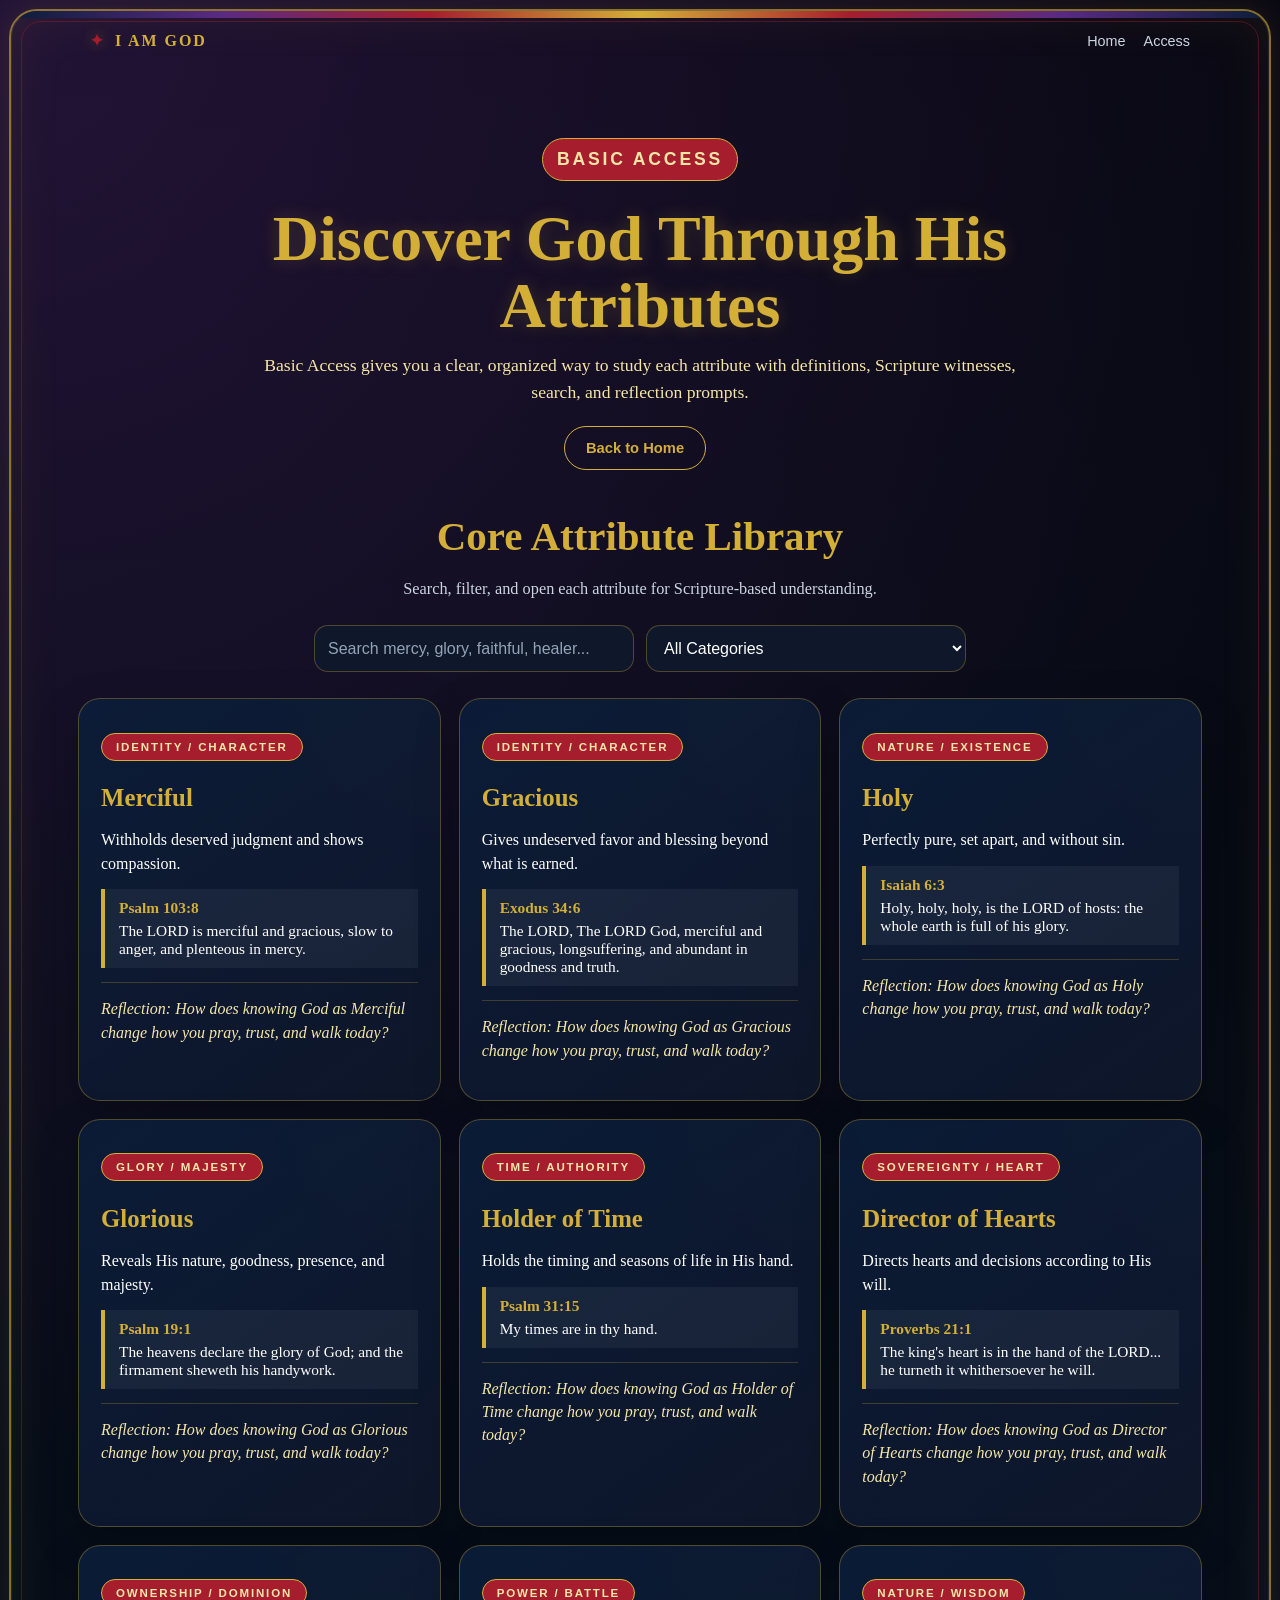
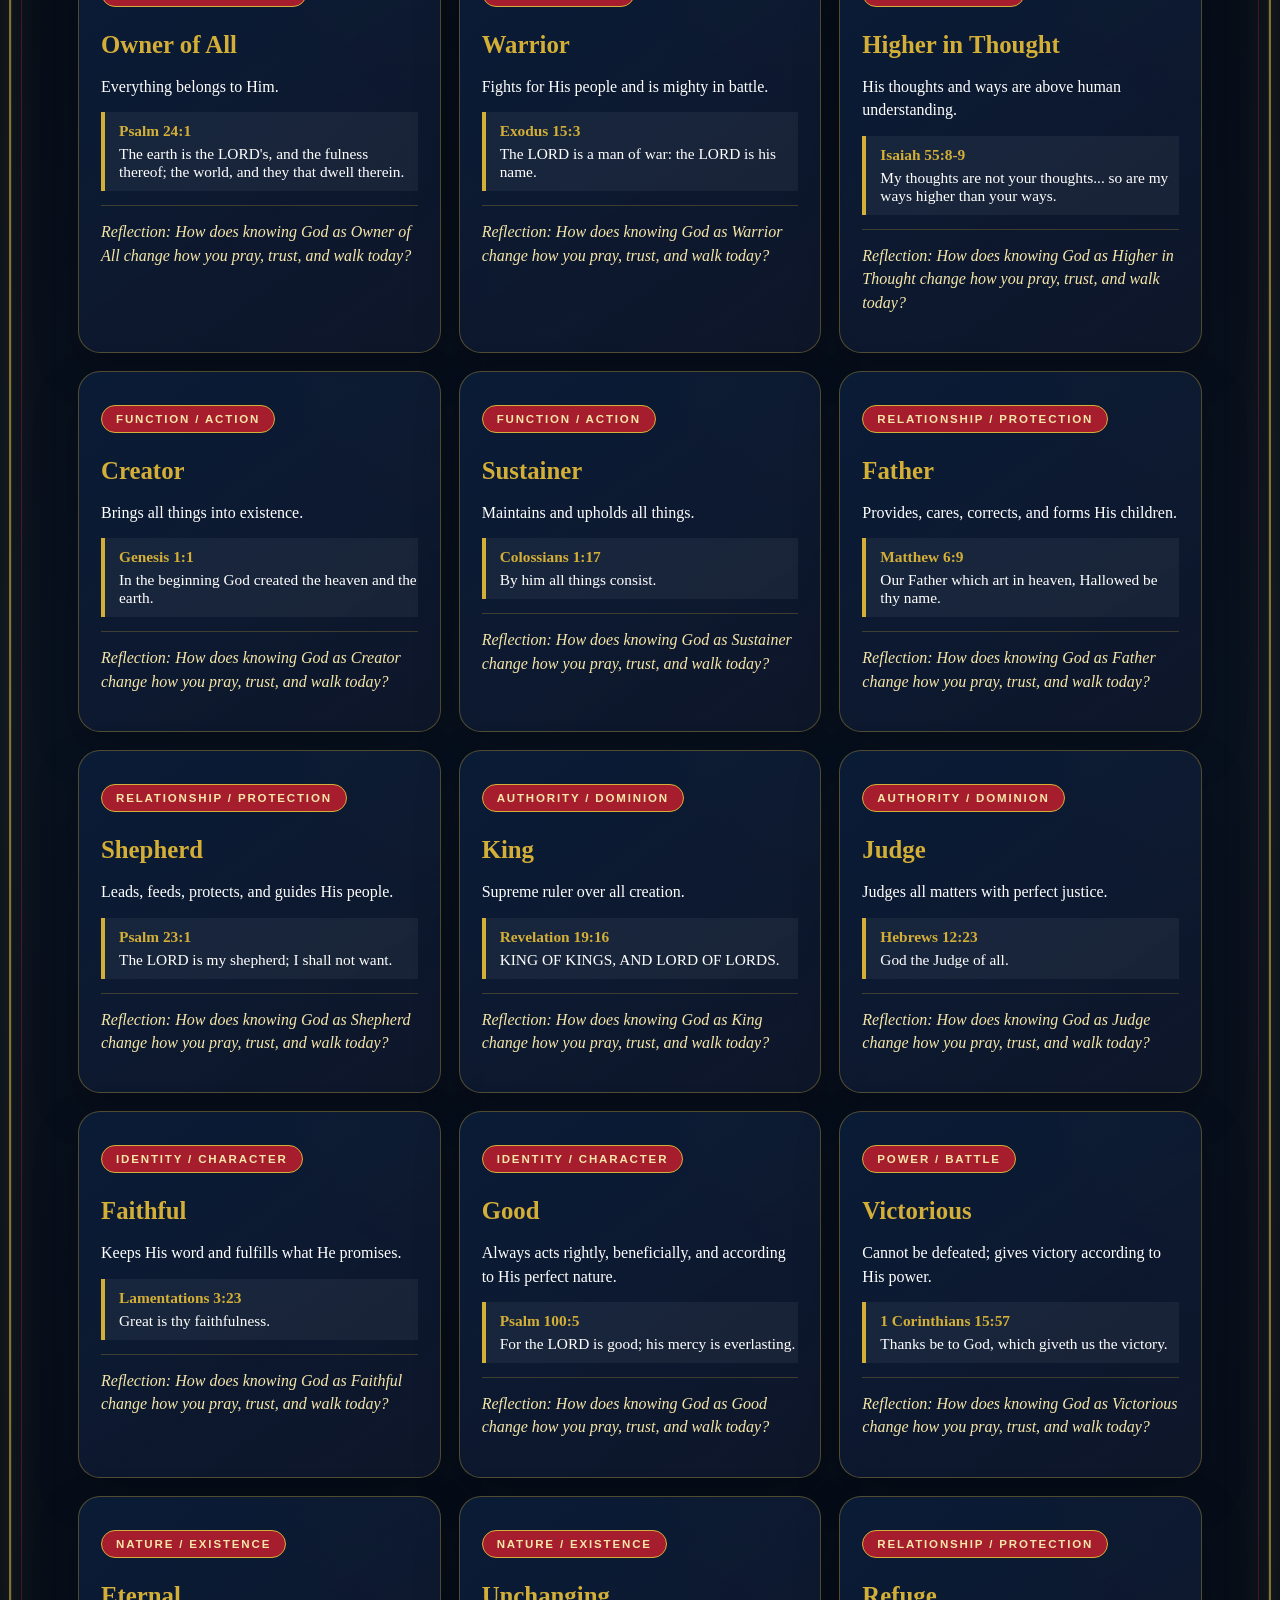
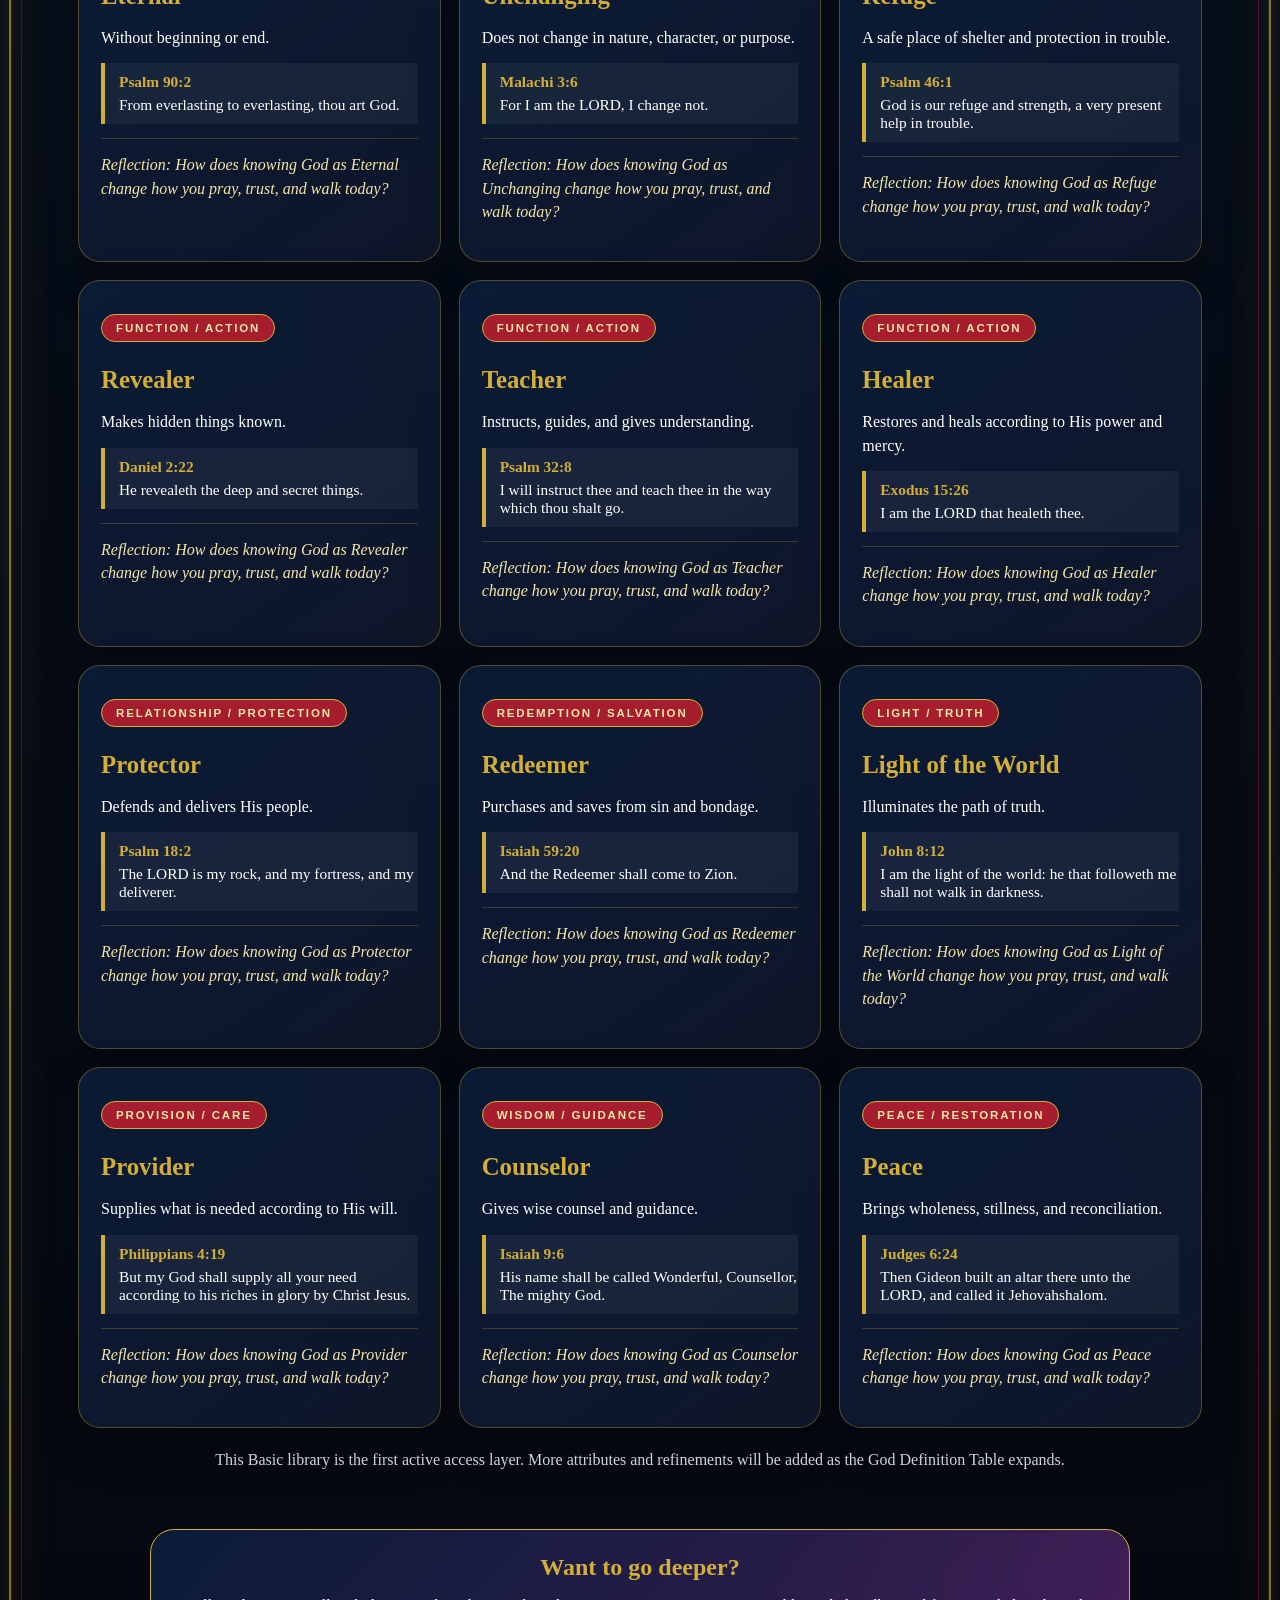
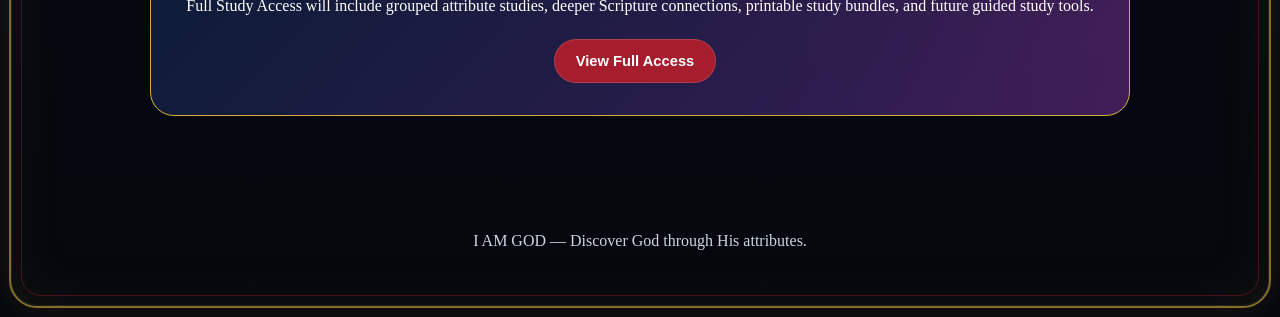
<file: basic.html>
<!doctype html>
<html lang="en">
<head>
  <meta charset="utf-8" />
  <meta name="viewport" content="width=device-width, initial-scale=1" />
  <title>Basic Access | I AM GOD</title>
  <link rel="stylesheet" href="styles.css" />
  <style>
    .basic-hero {
      text-align: center;
      max-width: 980px;
      margin: 0 auto;
      padding: 56px 18px 28px;
    }
    .basic-hero h1 {
      color: var(--gold, #D4AF37);
      font-size: clamp(2.2rem, 5vw, 4rem);
      line-height: 1.05;
      margin: 12px 0;
      text-shadow: 0 0 18px rgba(212,175,55,.22);
    }
    .basic-hero p {
      max-width: 760px;
      margin: 12px auto;
      color: var(--light-gold, #F5E6A8);
      font-size: 1.1rem;
      line-height: 1.55;
    }
    .basic-panel {
      max-width: 1160px;
      margin: 0 auto 56px;
      padding: 0 18px;
    }
    .basic-card-grid {
      display: grid;
      grid-template-columns: repeat(3, 1fr);
      gap: 18px;
      margin-top: 26px;
    }
    .basic-card {
      background:
        linear-gradient(145deg, rgba(11,29,58,.90), rgba(15,23,42,.96)),
        radial-gradient(circle at top right, rgba(212,175,55,.09), transparent 42%);
      border: 1px solid rgba(212,175,55,.34);
      border-radius: 22px;
      padding: 22px;
      box-shadow: 0 18px 46px rgba(0,0,0,.22);
      min-height: 280px;
    }
    .basic-card h3 {
      color: var(--gold, #D4AF37);
      font-size: 1.55rem;
      margin: 12px 0 8px;
    }
    .basic-card .definition {
      color: var(--white, #fff);
      line-height: 1.48;
      margin-bottom: 14px;
    }
    .basic-card .scripture {
      margin-top: 12px;
      font-size: .96rem;
    }
    .reflection {
      border-top: 1px solid rgba(212,175,55,.25);
      margin-top: 14px;
      padding-top: 14px;
      color: var(--light-gold, #F5E6A8);
      font-style: italic;
      line-height: 1.45;
    }
    .basic-controls {
      display: flex;
      justify-content: center;
      gap: 12px;
      flex-wrap: wrap;
      margin: 24px auto;
    }
    .basic-controls input,
    .basic-controls select {
      width: min(320px, 100%);
    }
    .basic-note {
      max-width: 900px;
      margin: 20px auto 0;
      text-align: center;
      color: var(--muted, #cbd5e1);
      line-height: 1.55;
    }
    .upgrade-strip {
      max-width: 980px;
      margin: 30px auto 60px;
      padding: 24px;
      border: 1px solid var(--gold, #D4AF37);
      border-radius: 24px;
      text-align: center;
      background:
        linear-gradient(135deg, rgba(11,29,58,.92), rgba(90,42,131,.62)),
        radial-gradient(circle at top right, rgba(166,30,46,.22), transparent 40%);
    }
    .upgrade-strip h2 {
      color: var(--gold, #D4AF37);
      margin: 0 0 8px;
    }
    @media(max-width: 980px) {
      .basic-card-grid { grid-template-columns: 1fr; }
    }
  </style>
</head>
<body>
  <div class="tabernacle-frame">
    <nav class="nav" style="padding:20px;">
      <a class="brand" href="index.html"><span class="brand-mark">✦</span><span>I AM GOD</span></a>
      <div class="navlinks">
        <a href="index.html">Home</a>
        <a href="index.html#pricing">Access</a>
      </div>
    </nav>

    <section class="basic-hero">
      <p class="eyebrow">Basic Access</p>
      <h1>Discover God Through His Attributes</h1>
      <p>
        Basic Access gives you a clear, organized way to study each attribute with definitions,
        Scripture witnesses, search, and reflection prompts.
      </p>
      <a class="button secondary" href="index.html">Back to Home</a>
    </section>

    <main class="basic-panel">
      <div class="section-head small-head">
        <h2>Core Attribute Library</h2>
        <p>Search, filter, and open each attribute for Scripture-based understanding.</p>
      </div>

      <div class="basic-controls">
        <input id="basicSearch" type="search" placeholder="Search mercy, glory, faithful, healer..." />
        <select id="basicCategory">
          <option value="">All Categories</option>
        </select>
      </div>

      <div id="basicCards" class="basic-card-grid"></div>

      <p class="basic-note">
        This Basic library is the first active access layer. More attributes and refinements will be added as the God Definition Table expands.
      </p>
    </main>

    <section class="upgrade-strip">
      <h2>Want to go deeper?</h2>
      <p>
        Full Study Access will include grouped attribute studies, deeper Scripture connections,
        printable study bundles, and future guided study tools.
      </p>
      <a class="button primary" href="index.html#pricing">View Full Access</a>
    </section>

    <footer>
      <p>I AM GOD — Discover God through His attributes.</p>
    </footer>
  </div>

  <script src="attributes-data.js"></script>
  <script>
    const cardsEl = document.getElementById("basicCards");
    const searchEl = document.getElementById("basicSearch");
    const categoryEl = document.getElementById("basicCategory");

    function normalizeAttr(a) {
      return {
        category: a.category || "Attribute",
        attribute: a.attribute || a.attribute_name || "Attribute",
        definition: a.definition || "",
        scriptures: (a.scriptures || []).map(s => ({
          reference: s.reference || "",
          text: s.text || ""
        }))
      };
    }

    const DATA = GOD_ATTRIBUTES.map(normalizeAttr);

    function loadCategories() {
      const cats = [...new Set(DATA.map(a => a.category).filter(Boolean))].sort();
      cats.forEach(cat => {
        const option = document.createElement("option");
        option.value = cat;
        option.textContent = cat;
        categoryEl.appendChild(option);
      });
    }

    function reflectionFor(attribute) {
      return `Reflection: How does knowing God as ${attribute} change how you pray, trust, and walk today?`;
    }

    function filteredData() {
      const q = searchEl.value.toLowerCase();
      const category = categoryEl.value;

      return DATA.filter(a => {
        const scriptureText = a.scriptures.map(s => `${s.reference} ${s.text}`).join(" ");
        const searchable = `${a.attribute} ${a.definition} ${a.category} ${scriptureText}`.toLowerCase();
        return (!q || searchable.includes(q)) && (!category || a.category === category);
      });
    }

    function renderCards() {
      const list = filteredData();
      cardsEl.innerHTML = "";

      list.forEach(a => {
        const firstScripture = a.scriptures[0] || { reference: "", text: "" };
        const card = document.createElement("article");
        card.className = "basic-card";
        card.innerHTML = `
          <p class="eyebrow">${a.category}</p>
          <h3>${a.attribute}</h3>
          <p class="definition">${a.definition}</p>
          <div class="scripture">
            <strong>${firstScripture.reference}</strong>
            <span>${firstScripture.text}</span>
          </div>
          <p class="reflection">${reflectionFor(a.attribute)}</p>
        `;
        cardsEl.appendChild(card);
      });

      if (list.length === 0) {
        cardsEl.innerHTML = `<p class="basic-note">No attributes matched that search.</p>`;
      }
    }

    searchEl.addEventListener("input", renderCards);
    categoryEl.addEventListener("change", renderCards);

    loadCategories();
    renderCards();
  </script>
</body>
</html>
</file>
<file: styles.css>
:root{
  --deep-blue:#0B1D3A;
  --royal-purple:#5A2A83;
  --scarlet:#A61E2E;
  --gold:#D4AF37;
  --light-gold:#F5E6A8;
  --white:#FFFFFF;
  --dark:#05070D;
  --panel:#0f172a;
  --muted:#cbd5e1;
  --line:rgba(212,175,55,.32);
}
*{box-sizing:border-box}
html{scroll-behavior:smooth}
body{
  margin:0;
  font-family:Georgia,'Times New Roman',serif;
  background:
    radial-gradient(circle at top left, rgba(90,42,131,.35), transparent 28%),
    linear-gradient(180deg, var(--dark), #08111f 45%, #05070D);
  color:var(--white);
}
a{color:inherit;text-decoration:none}
.tabernacle-frame{
  width:min(1560px, calc(100% - 18px));
  margin:9px auto;
  min-height:calc(100vh - 18px);
  border:2px solid rgba(212,175,55,.62);
  border-radius:28px;
  box-shadow:inset 0 0 0 1px rgba(255,255,255,.08), inset 0 0 55px rgba(212,175,55,.08), 0 0 35px rgba(212,175,55,.12);
  position:relative;
  overflow:hidden;
}
.tabernacle-frame::before{
  content:"";
  position:absolute;
  inset:10px;
  border-radius:20px;
  border:1px solid rgba(166,30,46,.42);
  pointer-events:none;
}
.tabernacle-frame::after{
  content:"";
  position:absolute;
  top:0;left:0;right:0;height:7px;
  background:linear-gradient(90deg,var(--deep-blue),var(--royal-purple),var(--scarlet),var(--gold),var(--scarlet),var(--royal-purple),var(--deep-blue));
  pointer-events:none;
}
.hero{
  min-height:74vh;
  background:radial-gradient(circle at top center, rgba(245,230,168,.12), transparent 22%), radial-gradient(circle at 18% 20%, rgba(30,58,138,.62), transparent 30%), radial-gradient(circle at 82% 25%, rgba(90,42,131,.42), transparent 34%), linear-gradient(160deg,#05070D 0%, #0B1D3A 44%, #1a1028 74%, #130509 100%);
  color:white;
  padding:20px;
}
.nav{display:flex;justify-content:space-between;align-items:center;max-width:1140px;margin:auto;position:relative;z-index:2}
.brand{display:flex;gap:10px;align-items:center;font-weight:800;letter-spacing:.12em;font-size:1rem;color:var(--gold)}
.brand-mark{color:var(--scarlet);text-shadow:0 0 14px rgba(212,175,55,.45)}
.navlinks{display:flex;gap:18px;font-family:Arial,sans-serif;font-size:.9rem;color:var(--muted)}
.navlinks a:hover{color:var(--gold)}
.hero-content{max-width:1080px;margin:32px auto 18px;text-align:center;position:relative;z-index:2}
.hero-content.compact h1{
  font-size:clamp(2rem,4.6vw,3.85rem);
  line-height:1.02;
  margin:.18em 0 .18em;
  color:var(--gold);
  text-shadow:0 0 18px rgba(212,175,55,.24);
}
.eyebrow{
  display:inline-block;
  background:#A61E2E;
  color:#F5E6A8;
  padding:7px 14px;
  border-radius:999px;
  border:1px solid #D4AF37;
  text-transform:uppercase;
  letter-spacing:.16em;
  font:bold .72rem Arial,sans-serif;
}
.subhead{
  font-size:clamp(1.08rem,1.8vw,1.45rem);
  line-height:1.32;
  margin:12px auto 8px;
  max-width:780px;
  color:var(--light-gold);
  font-weight:500;
}
.cta-row{margin-top:12px}
.button{display:inline-block;border-radius:999px;padding:13px 21px;margin:8px 10px 8px 0;font:bold .92rem Arial,sans-serif;cursor:pointer;transition:.22s}
.button.small{padding:10px 16px;background:transparent}
.primary{background:var(--scarlet);color:white;border:1px solid rgba(255,255,255,.14)}
.primary:hover{background:var(--gold);color:#05070D}
.secondary{border:1px solid var(--gold);color:var(--gold);background:transparent}
.secondary:hover{background:var(--gold);color:#05070D}
.hero-image-wrap{
  width:min(760px, 94%);
  margin:10px auto 2px;
  border-radius:24px;
  overflow:hidden;
  border:1px solid rgba(212,175,55,.38);
  box-shadow:0 22px 70px rgba(0,0,0,.38), 0 0 38px rgba(212,175,55,.14);
  background:#05070D;
}
.hero-bible-image{
  width:100%;
  display:block;
  aspect-ratio:16 / 8.6;
  object-fit:cover;
  object-position:center 52%;
}
.scroll-cue{
  display:inline-flex;
  flex-direction:column;
  align-items:center;
  gap:3px;
  margin-top:8px;
  color:var(--light-gold);
  font:700 .86rem Arial,sans-serif;
  letter-spacing:.04em;
  text-transform:uppercase;
  opacity:.95;
  animation:scrollPulse 1.6s ease-in-out infinite;
}
.scroll-cue strong{font-size:1.9rem;color:var(--gold);line-height:1}
@keyframes scrollPulse{0%,100%{transform:translateY(0);opacity:.78}50%{transform:translateY(6px);opacity:1}}
main{max-width:1160px;margin:auto;padding:22px 18px}
.section{padding:48px 0}
.attributes-first{padding-top:10px}
.section-head h2{font-size:clamp(1.65rem,3.2vw,2.6rem);margin:.15em 0;color:var(--gold)}
.section-head p{max-width:720px;color:var(--muted);font-size:1.02rem;line-height:1.5}
.small-head{text-align:center}
.small-head p{margin-left:auto;margin-right:auto}
.controls{display:flex;gap:12px;flex-wrap:wrap;margin:22px 0;justify-content:center}
input,select{padding:13px;border:1px solid var(--line);border-radius:14px;background:#0f172a;color:white;min-width:240px;font-size:1rem}
input::placeholder{color:#94a3b8}
.tiles{display:grid;grid-template-columns:repeat(5,1fr);gap:14px}
.tile{
  background:linear-gradient(145deg,rgba(11,29,58,.88),rgba(90,42,131,.24)), radial-gradient(circle at top right,rgba(166,30,46,.16),transparent 35%);
  border:1px solid var(--line);
  border-radius:18px;
  padding:16px;
  cursor:pointer;
  transition:.25s;
  min-height:132px;
  box-shadow:0 10px 30px rgba(0,0,0,.18);
}
.tile:hover{transform:translateY(-4px);box-shadow:0 14px 38px rgba(212,175,55,.14);border-color:var(--gold)}
.tile h3{font-size:1.18rem;margin:0 0 8px;color:var(--white)}
.tile p{color:var(--muted);line-height:1.36;font-size:.92rem;margin:0}
.tile .eyebrow{font-size:.62rem;color:var(--light-gold);margin-bottom:8px}
.daily-card,.registration-panel{
  background:linear-gradient(135deg,rgba(11,29,58,.92),rgba(90,42,131,.62)), radial-gradient(circle at top right,rgba(166,30,46,.22),transparent 40%);
  color:white;
  border:1px solid var(--gold);
  border-radius:26px;
  padding:30px;
  margin:26px 0;
  box-shadow:0 20px 55px rgba(0,0,0,.20);
}
.daily-card{text-align:center}
.daily-card h2{color:var(--gold);font-size:clamp(1.9rem,3.5vw,3rem);margin:8px 0}
.verse{font-style:italic;color:var(--light-gold);font-size:1.05rem;line-height:1.55}
.plan-grid{display:grid;grid-template-columns:repeat(3,1fr);gap:18px;margin:28px 0 34px}
.plan-card{
  background:linear-gradient(145deg, rgba(11,29,58,.88), rgba(15,23,42,.94)), radial-gradient(circle at top right, rgba(212,175,55,.08), transparent 42%);
  border:1px solid rgba(212,175,55,.34);
  border-radius:24px;
  padding:24px;
  min-height:420px;
  display:flex;
  flex-direction:column;
  box-shadow:0 18px 46px rgba(0,0,0,.24);
}
.plan-card.featured{border:2px solid var(--gold);box-shadow:0 24px 60px rgba(212,175,55,.14)}
.plan-card.full{border:2px solid rgba(90,42,131,.95);box-shadow:0 24px 60px rgba(90,42,131,.22)}
.plan-card h3{color:var(--gold);font-size:2.1rem;line-height:1.1;margin:8px 0}
.plan-card h3 span{font-size:1rem;color:var(--muted)}
.plan-summary{color:var(--light-gold);font-size:1.05rem;line-height:1.45;margin:8px 0 16px}
.plan-card ul{margin:0 0 22px;padding-left:20px}
.plan-card li{color:var(--muted);line-height:1.42;margin:10px 0}
.plan-card .button{margin-top:auto;text-align:center}
.registration-panel{max-width:760px;text-align:center;margin:34px auto 0}
.registration-panel h3{color:var(--gold);font-size:clamp(1.8rem,3vw,2.6rem);margin:8px 0 6px}
#selectedPlanText{color:var(--light-gold);font-weight:700}
#accessForm{display:grid;gap:12px;justify-items:center;margin-top:18px}
#accessForm input,#accessForm select{width:min(440px,100%)}
.checkbox{max-width:640px;display:flex;gap:10px;text-align:left;color:var(--muted);font:600 .92rem Arial,sans-serif}
.capture-message{font-weight:bold;color:var(--gold)}
dialog{border:0;border-radius:28px;max-width:760px;width:92%;padding:30px;background:#0f172a;color:white;box-shadow:0 30px 90px rgba(0,0,0,.55)}
dialog::backdrop{background:rgba(0,0,0,.72)}
.close{float:right;border:0;background:rgba(255,255,255,.08);color:white;border-radius:50%;width:38px;height:38px;font-size:1.7rem;cursor:pointer}
.modal-definition{font-size:1.18rem;line-height:1.55}
.scripture{border-left:4px solid var(--gold);padding:10px 0 10px 14px;margin:14px 0;background:rgba(255,255,255,.05)}
.scripture strong{display:block;margin-bottom:5px;color:var(--gold)}
.locked-section{margin-top:18px;padding:16px;border:1px solid rgba(212,175,55,.35);border-radius:18px;background:rgba(166,30,46,.12)}
.locked-section p{color:var(--light-gold)}
footer{text-align:center;padding:40px;color:var(--muted)}
@media(max-width:1000px){.tiles{grid-template-columns:repeat(4,1fr)}}
@media(max-width:980px){.plan-grid{grid-template-columns:1fr}.plan-card{min-height:auto}}
@media(max-width:760px){.tiles{grid-template-columns:repeat(2,1fr)}.navlinks{display:none}.hero{min-height:70vh}.tabernacle-frame{width:calc(100% - 10px);margin:5px auto;border-radius:18px}.hero-image-wrap{width:100%}.hero-bible-image{aspect-ratio:16/10}}
@media(max-width:420px){.tiles{grid-template-columns:1fr}}
</file>
